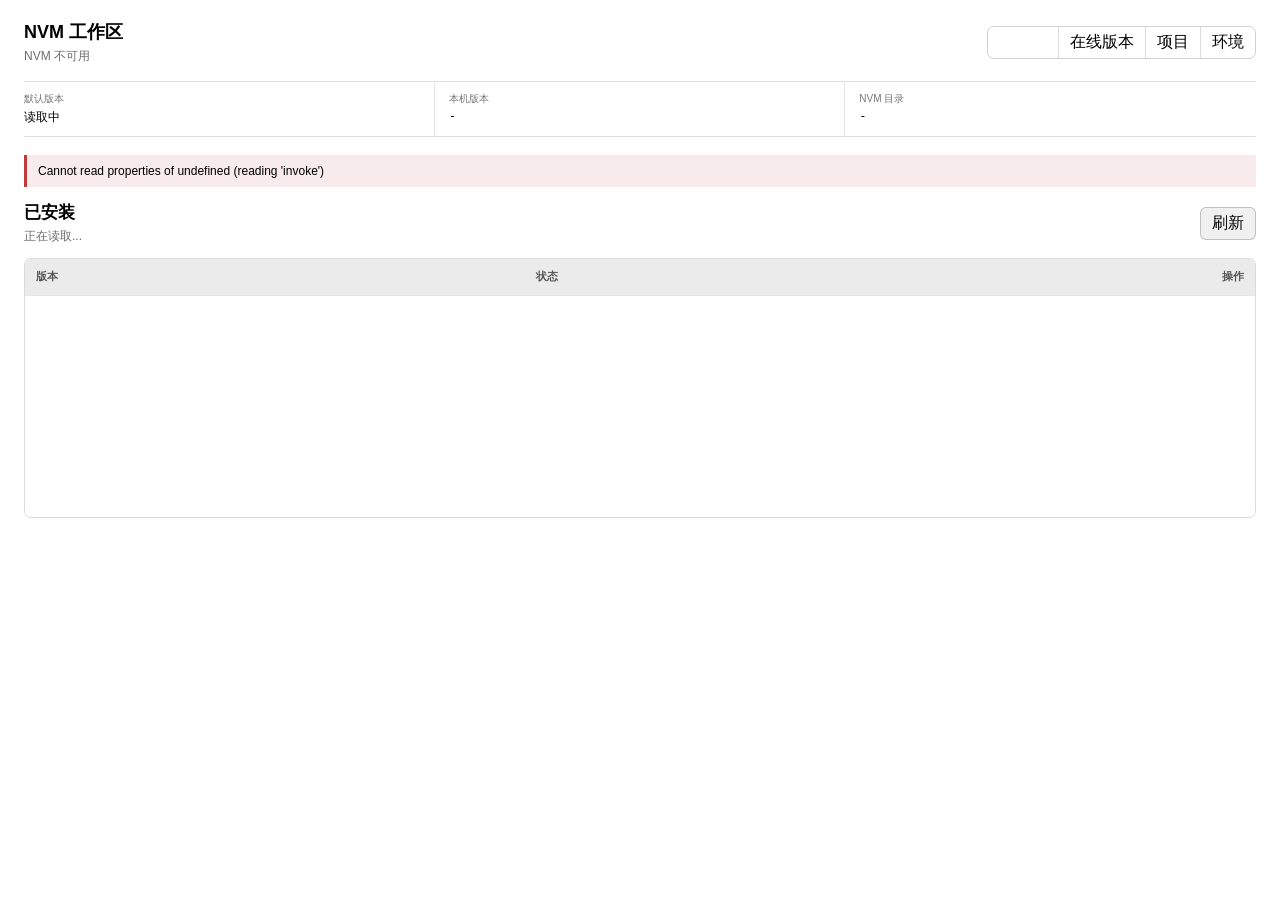
<file: ui/index.html>
<!doctype html>
<html lang="zh-CN">
<head>
  <meta charset="utf-8">
  <meta name="viewport" content="width=device-width, initial-scale=1">
  <meta http-equiv="Content-Security-Policy" content="default-src 'self'; script-src 'self'; style-src 'self'; connect-src 'none'">
  <title>NVM</title>
  <link rel="stylesheet" href="styles.css">
</head>
<body>
  <main>
    <header class="workspace-header">
      <div>
        <h1>NVM 工作区</h1>
        <p id="status">正在读取本机环境...</p>
      </div>
      <nav aria-label="NVM 功能">
        <button class="tab active" data-panel="installed">已安装</button>
        <button class="tab" data-panel="online">在线版本</button>
        <button class="tab" data-panel="projects">项目</button>
        <button class="tab" data-panel="environment">环境</button>
      </nav>
    </header>

    <div class="summary-bar" aria-label="NVM 概览">
      <div><span>默认版本</span><strong id="summary-default">读取中</strong></div>
      <div><span>本机版本</span><strong id="summary-installed">-</strong></div>
      <div><span>NVM 目录</span><strong id="summary-directory">-</strong></div>
    </div>

    <div id="notice" role="status" aria-live="polite" hidden></div>
    <div id="operation" class="operation" role="status" aria-live="polite" hidden>
      <div class="operation-copy">
        <strong id="operation-title">正在安装</strong>
        <span id="operation-stage">准备 NVM 环境</span>
      </div>
      <progress aria-label="安装进行中"></progress>
      <time id="operation-time">00:00</time>
    </div>

    <section id="installed" class="panel active">
      <div class="section-toolbar">
        <div><h2>已安装</h2><p id="installed-summary">正在读取...</p></div>
        <button id="refresh-installed" type="button">刷新</button>
      </div>
      <div class="table-frame">
        <table>
          <thead><tr><th>版本</th><th>状态</th><th class="actions">操作</th></tr></thead>
          <tbody id="installed-rows"></tbody>
        </table>
        <div id="installed-empty" class="empty" hidden>没有检测到已安装的 Node.js 版本</div>
      </div>
    </section>

    <section id="online" class="panel">
      <div class="section-toolbar">
        <div><h2>在线版本</h2><p id="online-summary">尚未读取版本索引</p></div>
        <div class="toolbar-actions">
          <div class="segmented"><button class="filter active" data-filter="lts">LTS</button><button class="filter" data-filter="all">全部</button></div>
          <input id="version-search" type="search" placeholder="搜索版本或 LTS">
          <button id="refresh-online" type="button">同步版本</button>
        </div>
      </div>
      <div class="table-frame">
        <table>
          <thead><tr><th>版本</th><th>LTS</th><th>发布日期</th><th>npm</th><th>V8</th><th>Mac</th><th class="actions">操作</th></tr></thead>
          <tbody id="online-rows"></tbody>
        </table>
        <div id="online-loading" class="loading-state" hidden><span class="spinner"></span>正在获取 Node.js 版本索引</div>
        <div id="online-empty" class="empty" hidden>没有符合条件的在线版本</div>
      </div>
      <div class="table-footer">
        <span id="online-updated">尚未同步</span>
        <div class="pagination">
          <button id="previous-page" type="button">上一页</button>
          <span id="page-info">第 1 页</span>
          <button id="next-page" type="button">下一页</button>
        </div>
      </div>
    </section>

    <section id="projects" class="panel">
      <div class="section-toolbar">
        <div><h2>项目</h2><p id="project-summary">0 个项目</p></div>
        <form id="project-form" class="path-form">
          <input id="project-path" type="text" placeholder="/Users/name/project" aria-label="项目目录">
          <button type="submit">添加项目</button>
        </form>
      </div>
      <div id="project-list" class="project-list"></div>
      <div id="project-empty" class="empty">还没有添加项目</div>
    </section>

    <section id="environment" class="panel">
      <div class="section-toolbar">
        <div><h2>环境</h2><p>NVM、Shell 与默认版本状态</p></div>
        <button id="refresh-environment" type="button">重新检测</button>
      </div>
      <form id="nvm-directory-form" class="directory-form">
        <label for="nvm-directory">自定义 NVM 目录</label>
        <input id="nvm-directory" type="text" placeholder="自动检测 ~/.nvm">
        <button type="submit">应用</button>
        <button id="clear-nvm-directory" type="button">恢复自动检测</button>
      </form>
      <div id="health-list" class="health-list"></div>
      <dl id="environment-values" class="environment-values"></dl>
    </section>
  </main>
  <script src="app.js"></script>
</body>
</html>
</file>
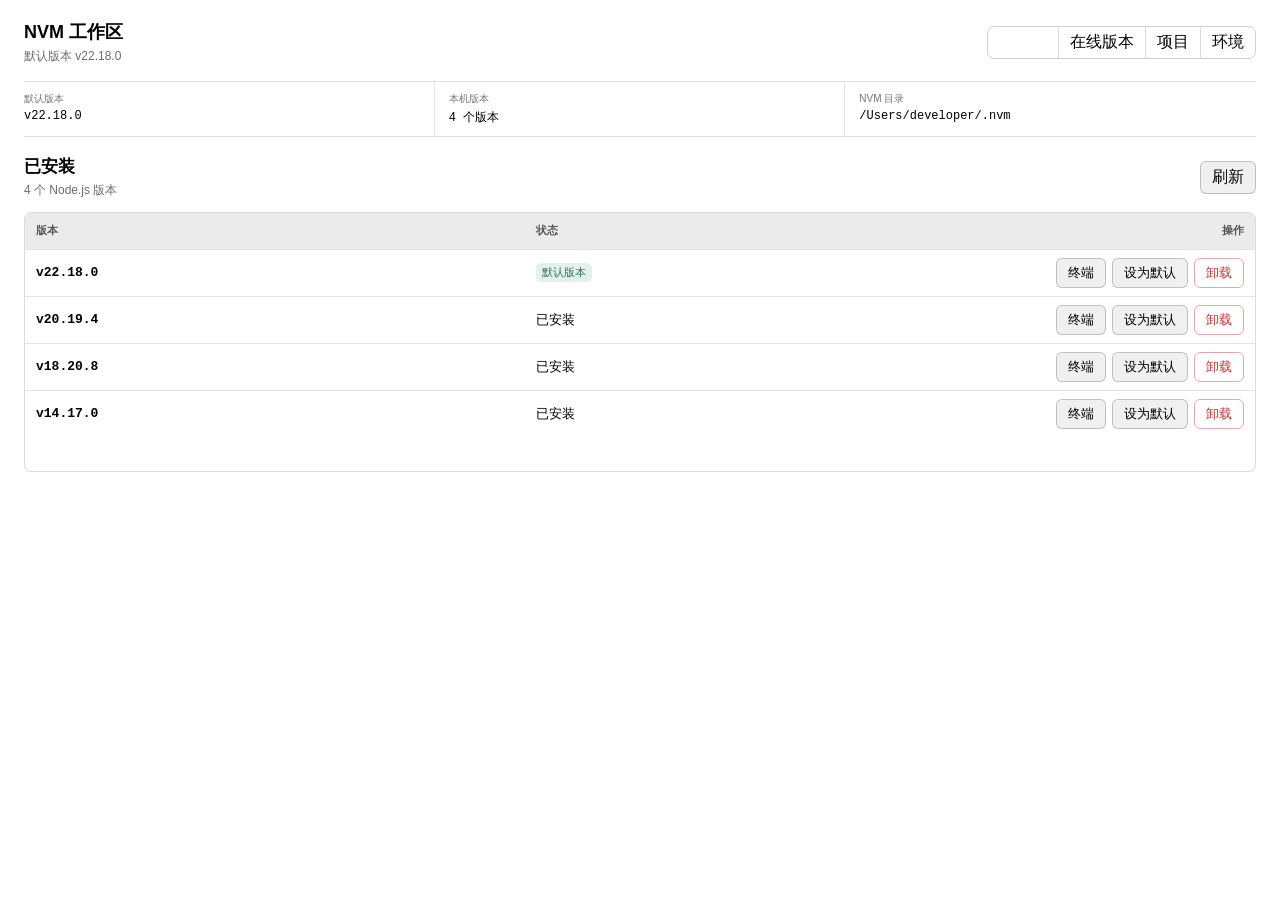
<file: tests/ui-preview.html>
<!doctype html>
<html lang="zh-CN">
<head>
  <meta charset="utf-8">
  <meta name="viewport" content="width=device-width, initial-scale=1">
  <title>NVM UI Preview</title>
  <style>html, body, iframe { width: 100%; height: 100%; margin: 0; border: 0; }</style>
</head>
<body>
  <iframe title="NVM UI Preview"></iframe>
  <script src="ui-preview-loader.js"></script>
</body>
</html>
</file>
<file: ui/styles.css>
:root {
  color-scheme: light dark;
  font-family: -apple-system, BlinkMacSystemFont, "SF Pro Text", sans-serif;
  background: Canvas;
  color: CanvasText;
}

* { box-sizing: border-box; }
body { margin: 0; min-width: 680px; background: Canvas; }
main { padding: 20px 24px 28px; }
h1, h2, p { margin: 0; letter-spacing: 0; }
h1 { font-size: 18px; font-weight: 680; }
h2 { font-size: 17px; font-weight: 650; }
p { margin-top: 4px; color: color-mix(in srgb, CanvasText 58%, transparent); font-size: 12px; }

.workspace-header,
.section-toolbar,
.toolbar-actions,
.path-form,
.directory-form {
  display: flex;
  align-items: center;
}

.workspace-header { justify-content: space-between; gap: 20px; margin-bottom: 18px; }
.summary-bar {
  display: grid;
  grid-template-columns: repeat(3, minmax(0, 1fr));
  margin: -2px 0 18px;
  border-top: 1px solid color-mix(in srgb, CanvasText 12%, transparent);
  border-bottom: 1px solid color-mix(in srgb, CanvasText 12%, transparent);
}
.summary-bar > div { min-width: 0; padding: 10px 14px; border-right: 1px solid color-mix(in srgb, CanvasText 10%, transparent); }
.summary-bar > div:first-child { padding-left: 0; }
.summary-bar > div:last-child { border-right: 0; }
.summary-bar span { display: block; color: color-mix(in srgb, CanvasText 54%, transparent); font-size: 10px; }
.summary-bar strong { display: block; margin-top: 3px; overflow: hidden; text-overflow: ellipsis; white-space: nowrap; font: 12px ui-monospace, "SFMono-Regular", Menlo, monospace; }
nav, .segmented { display: flex; border: 1px solid color-mix(in srgb, CanvasText 18%, transparent); border-radius: 7px; overflow: hidden; }
button, input, select {
  min-height: 30px;
  border: 1px solid color-mix(in srgb, CanvasText 20%, transparent);
  border-radius: 6px;
  background: color-mix(in srgb, Canvas 94%, CanvasText 6%);
  color: CanvasText;
  font: inherit;
}
button { padding: 5px 11px; cursor: pointer; }
button:hover { background: color-mix(in srgb, Canvas 85%, CanvasText 15%); }
button:disabled { opacity: .48; cursor: default; }
input, select { padding: 5px 9px; outline: none; }
input:focus, select:focus { border-color: AccentColor; box-shadow: 0 0 0 2px color-mix(in srgb, AccentColor 22%, transparent); }

nav button, .segmented button { border: 0; border-radius: 0; border-right: 1px solid color-mix(in srgb, CanvasText 14%, transparent); background: transparent; }
nav button:last-child, .segmented button:last-child { border-right: 0; }
nav button.active, .segmented button.active { background: AccentColor; color: white; }

#notice { margin-bottom: 14px; padding: 9px 11px; border-left: 3px solid #bd3b3b; background: color-mix(in srgb, #bd3b3b 10%, Canvas); font-size: 12px; }
.operation {
  display: grid;
  grid-template-columns: minmax(190px, 1fr) minmax(180px, 320px) 44px;
  align-items: center;
  gap: 14px;
  min-height: 54px;
  margin-bottom: 16px;
  padding: 10px 12px;
  border-top: 1px solid color-mix(in srgb, AccentColor 35%, transparent);
  border-bottom: 1px solid color-mix(in srgb, AccentColor 35%, transparent);
  background: color-mix(in srgb, AccentColor 7%, Canvas);
}
.operation[hidden] { display: none; }
.operation-copy { display: flex; flex-direction: column; gap: 3px; min-width: 0; }
.operation-copy strong { font-size: 13px; }
.operation-copy span { color: color-mix(in srgb, CanvasText 58%, transparent); font-size: 11px; }
.operation progress { width: 100%; }
.operation time { font: 11px ui-monospace, "SFMono-Regular", Menlo, monospace; text-align: right; color: color-mix(in srgb, CanvasText 60%, transparent); }
.panel { display: none; }
.panel.active { display: block; }
.section-toolbar { justify-content: space-between; gap: 16px; margin-bottom: 13px; }
.section-toolbar > :first-child { flex: 1 1 auto; min-width: 0; }
.section-toolbar > button { flex: 0 0 auto; width: auto; }
.toolbar-actions { gap: 8px; }
#version-search { width: 160px; }

.table-frame { min-height: 260px; border: 1px solid color-mix(in srgb, CanvasText 14%, transparent); border-radius: 7px; overflow: hidden; }
table { width: 100%; border-collapse: collapse; table-layout: fixed; font-size: 13px; }
th, td { height: 42px; padding: 8px 11px; border-bottom: 1px solid color-mix(in srgb, CanvasText 10%, transparent); text-align: left; overflow: hidden; text-overflow: ellipsis; white-space: nowrap; }
th { height: 36px; background: color-mix(in srgb, Canvas 92%, CanvasText 8%); color: color-mix(in srgb, CanvasText 64%, transparent); font-size: 11px; font-weight: 600; }
tbody tr:last-child td { border-bottom: 0; }
tbody tr:hover { background: color-mix(in srgb, AccentColor 6%, Canvas); }
.actions { text-align: right; width: 230px; }
td.actions { overflow: visible; }
.actions button, .actions select { margin-left: 6px; }
.version { font-family: ui-monospace, "SFMono-Regular", Menlo, monospace; font-weight: 650; }
.badge { display: inline-block; padding: 2px 6px; border-radius: 5px; background: color-mix(in srgb, #247a55 12%, Canvas); color: #247a55; font-size: 11px; }
.danger { color: #bf3838; border-color: color-mix(in srgb, #bf3838 42%, transparent); background: transparent; }
.empty { padding: 74px 20px; text-align: center; color: color-mix(in srgb, CanvasText 54%, transparent); font-size: 13px; }
.loading-state { display: flex; min-height: 260px; align-items: center; justify-content: center; gap: 9px; color: color-mix(in srgb, CanvasText 58%, transparent); font-size: 12px; }
.loading-state[hidden] { display: none; }
.spinner { width: 14px; height: 14px; border: 2px solid color-mix(in srgb, CanvasText 18%, transparent); border-top-color: AccentColor; border-radius: 50%; animation: spin .8s linear infinite; }
.table-footer { display: flex; align-items: center; justify-content: space-between; gap: 16px; min-height: 42px; color: color-mix(in srgb, CanvasText 54%, transparent); font-size: 11px; }
.pagination { display: flex; align-items: center; gap: 8px; }
.pagination button { min-height: 26px; padding: 3px 9px; }
.pagination span { min-width: 76px; text-align: center; }
@keyframes spin { to { transform: rotate(360deg); } }

.path-form { gap: 8px; }
#project-path { width: 280px; }
.project-list { border-top: 1px solid color-mix(in srgb, CanvasText 12%, transparent); }
.project-row { display: grid; grid-template-columns: minmax(190px, 1fr) minmax(180px, 1fr) auto; gap: 16px; align-items: center; min-height: 72px; padding: 10px 4px; border-bottom: 1px solid color-mix(in srgb, CanvasText 10%, transparent); }
.project-name { font-weight: 600; }
.project-path, .project-status { margin-top: 3px; font-size: 11px; color: color-mix(in srgb, CanvasText 58%, transparent); overflow: hidden; text-overflow: ellipsis; white-space: nowrap; }
.project-actions { display: flex; gap: 6px; align-items: center; }

.directory-form { gap: 8px; padding: 12px 0 16px; border-bottom: 1px solid color-mix(in srgb, CanvasText 12%, transparent); }
.directory-form label { font-size: 12px; color: color-mix(in srgb, CanvasText 62%, transparent); }
#nvm-directory { width: 260px; }
.health-list { display: grid; grid-template-columns: repeat(2, minmax(220px, 1fr)); gap: 1px 24px; padding: 14px 0; border-bottom: 1px solid color-mix(in srgb, CanvasText 12%, transparent); }
.health-item { display: grid; grid-template-columns: 12px 110px 1fr; gap: 8px; align-items: center; min-height: 34px; font-size: 12px; }
.health-dot { width: 8px; height: 8px; border-radius: 50%; background: #c33b3b; }
.health-item.good .health-dot { background: #2b845d; }
.health-detail { color: color-mix(in srgb, CanvasText 58%, transparent); }
.environment-values { display: grid; grid-template-columns: 150px 1fr; gap: 10px 18px; margin: 16px 0 0; font-size: 12px; }
.environment-values dt { color: color-mix(in srgb, CanvasText 58%, transparent); }
.environment-values dd { margin: 0; font-family: ui-monospace, "SFMono-Regular", Menlo, monospace; overflow-wrap: anywhere; }

@media (max-width: 820px) {
  .workspace-header { align-items: stretch; flex-direction: column; }
  nav { width: max-content; }
  .section-toolbar { align-items: stretch; flex-direction: column; }
  .toolbar-actions { flex-wrap: wrap; }
  .operation { grid-template-columns: 1fr 44px; }
  .operation progress { grid-column: 1 / -1; grid-row: 2; }
  .summary-bar { grid-template-columns: 1fr; }
  .summary-bar > div { padding-left: 0; border-right: 0; border-bottom: 1px solid color-mix(in srgb, CanvasText 10%, transparent); }
  .summary-bar > div:last-child { border-bottom: 0; }
}
</file>
